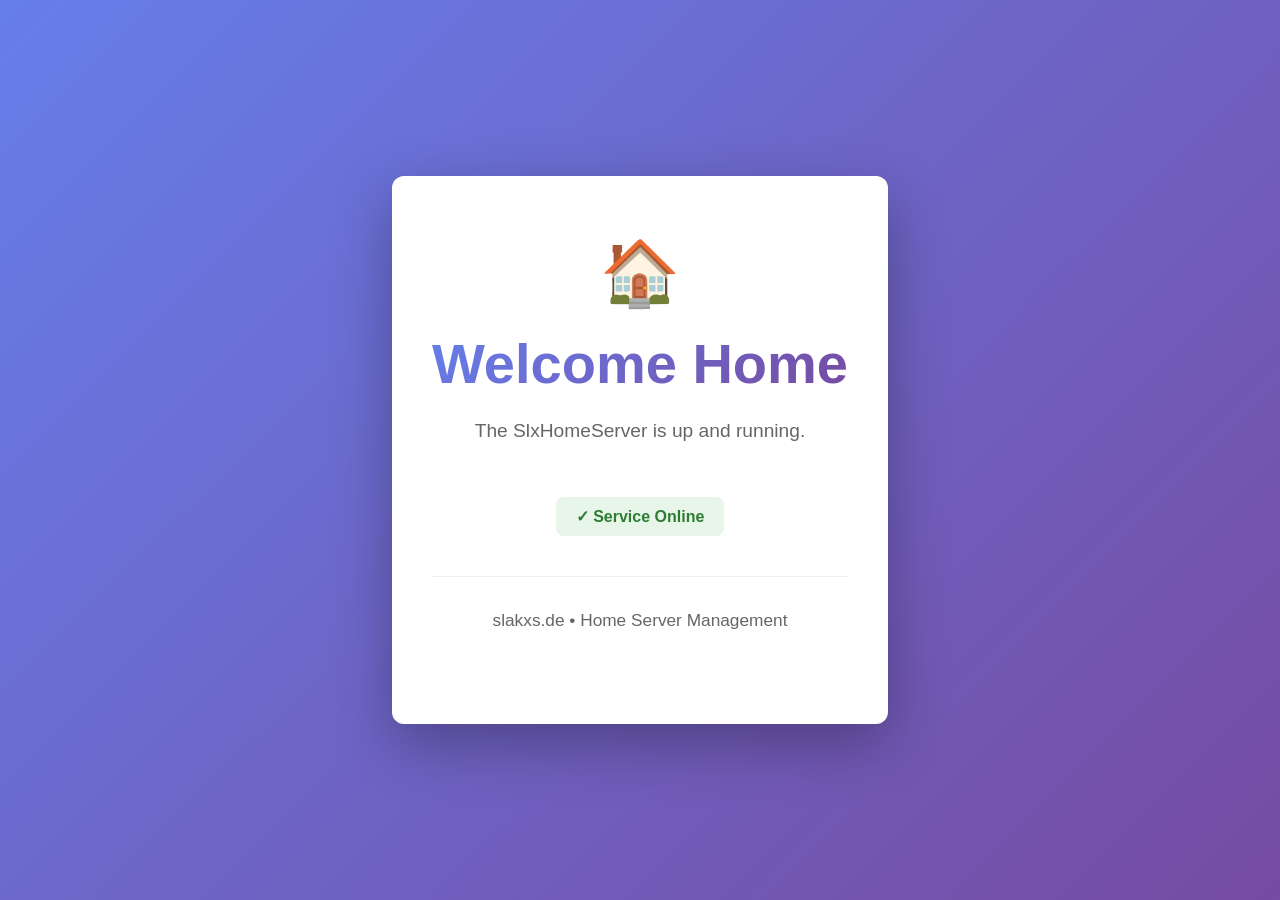
<file: main/page/index.html>
<!DOCTYPE html>
<html lang="en">
<head>
    <meta charset="UTF-8">
    <meta name="viewport" content="width=device-width, initial-scale=1.0">
    <title>SlxHomeServer - Home</title>
    <style>
        * {
            margin: 0;
            padding: 0;
            box-sizing: border-box;
        }

        body {
            font-family: -apple-system, BlinkMacSystemFont, 'Segoe UI', Roboto, 'Helvetica Neue', Arial, sans-serif;
            background: linear-gradient(135deg, #667eea 0%, #764ba2 100%);
            min-height: 100vh;
            display: flex;
            align-items: center;
            justify-content: center;
            color: #333;
        }

        .container {
            text-align: center;
            background: white;
            padding: 60px 40px;
            border-radius: 12px;
            box-shadow: 0 20px 60px rgba(0, 0, 0, 0.3);
            max-width: 600px;
            animation: slideIn 0.6s ease-out;
        }

        @keyframes slideIn {
            from {
                opacity: 0;
                transform: translateY(-20px);
            }
            to {
                opacity: 1;
                transform: translateY(0);
            }
        }

        h1 {
            font-size: 3.5em;
            margin-bottom: 20px;
            background: linear-gradient(135deg, #667eea 0%, #764ba2 100%);
            -webkit-background-clip: text;
            -webkit-text-fill-color: transparent;
            background-clip: text;
        }

        p {
            font-size: 1.2em;
            color: #666;
            margin-bottom: 30px;
            line-height: 1.6;
        }

        .status {
            display: inline-block;
            background: #e8f5e9;
            padding: 10px 20px;
            border-radius: 8px;
            color: #2e7d32;
            font-weight: 600;
            margin-top: 20px;
        }

        .footer {
            margin-top: 40px;
            padding-top: 30px;
            border-top: 1px solid #eee;
            font-size: 0.9em;
            color: #999;
        }

        .icon {
            font-size: 4em;
            margin-bottom: 20px;
        }
    </style>
</head>
<body>
    <div class="container">
        <div class="icon">🏠</div>
        <h1>Welcome Home</h1>
        <p>The SlxHomeServer is up and running.</p>
        <div class="status">✓ Service Online</div>
        <div class="footer">
            <p>slakxs.de • Home Server Management</p>
        </div>
    </div>
</body>
</html>
</file>
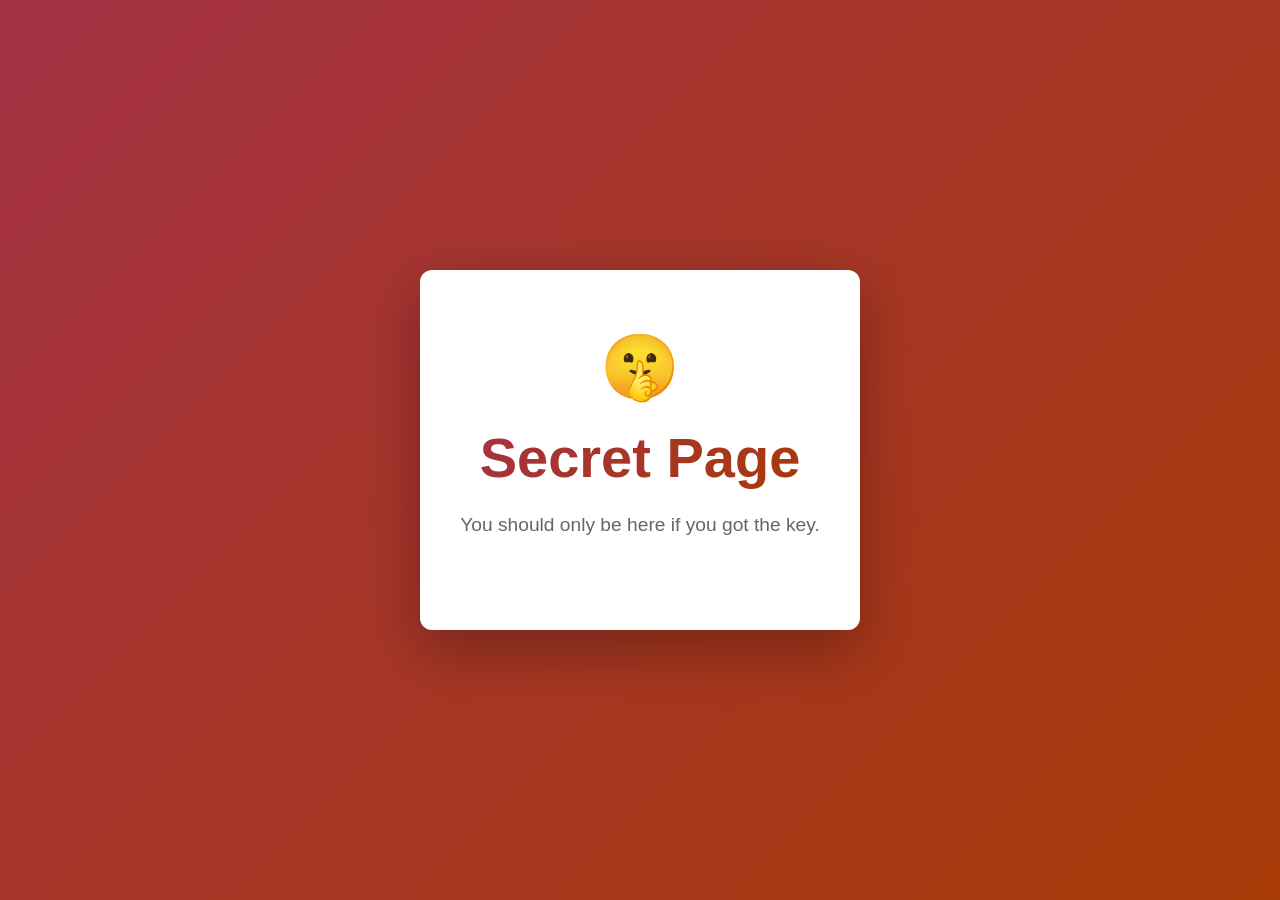
<file: main/secret-page/index.html>
<!DOCTYPE html>
<html lang="en">
<head>
    <meta charset="UTF-8">
    <meta name="viewport" content="width=device-width, initial-scale=1.0">
    <title>SlxHomeServer - Home</title>
    <style>
        * {
            margin: 0;
            padding: 0;
            box-sizing: border-box;
        }

        body {
            font-family: -apple-system, BlinkMacSystemFont, 'Segoe UI', Roboto, 'Helvetica Neue', Arial, sans-serif;
            background: linear-gradient(135deg, #a53245 0%, #a83a07 100%);
            min-height: 100vh;
            display: flex;
            align-items: center;
            justify-content: center;
            color: #333;
        }

        .container {
            text-align: center;
            background: white;
            padding: 60px 40px;
            border-radius: 12px;
            box-shadow: 0 20px 60px rgba(0, 0, 0, 0.3);
            max-width: 600px;
            animation: slideIn 0.6s ease-out;
        }

        @keyframes slideIn {
            from {
                opacity: 0;
                transform: translateY(-20px);
            }
            to {
                opacity: 1;
                transform: translateY(0);
            }
        }

        h1 {
            font-size: 3.5em;
            margin-bottom: 20px;
            background: linear-gradient(135deg, #a53245 0%, #a83a07 100%);
            -webkit-background-clip: text;
            -webkit-text-fill-color: transparent;
            background-clip: text;
        }

        p {
            font-size: 1.2em;
            color: #666;
            margin-bottom: 30px;
            line-height: 1.6;
        }

        .status {
            display: inline-block;
            background: #e8f5e9;
            padding: 10px 20px;
            border-radius: 8px;
            color: #2e7d32;
            font-weight: 600;
            margin-top: 20px;
        }

        .footer {
            margin-top: 40px;
            padding-top: 30px;
            border-top: 1px solid #eee;
            font-size: 0.9em;
            color: #999;
        }

        .icon {
            font-size: 4em;
            margin-bottom: 20px;
        }
    </style>
</head>
<body>
    <div class="container">
        <div class="icon">🤫</div>
        <h1>Secret Page</h1>
        <p>You should only be here if you got the key.</p>
    </div>
</body>
</html>
</file>
